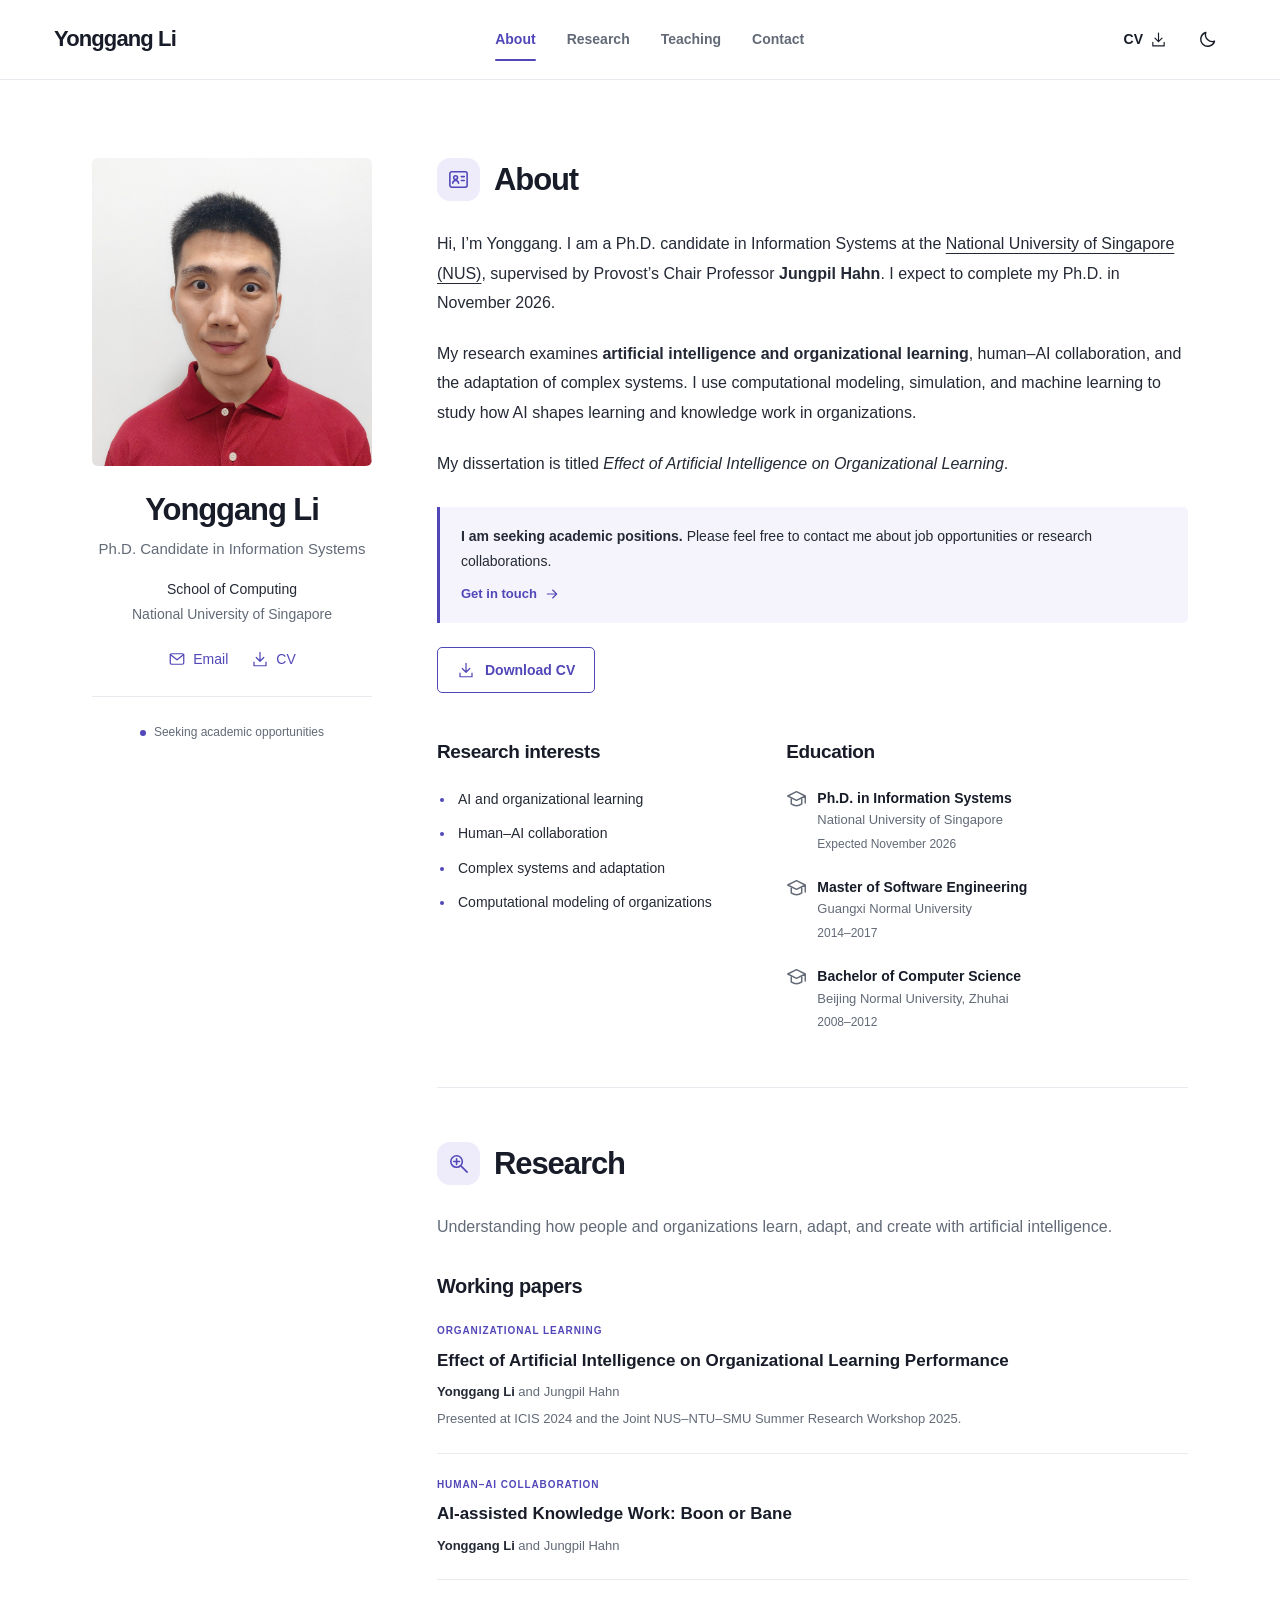
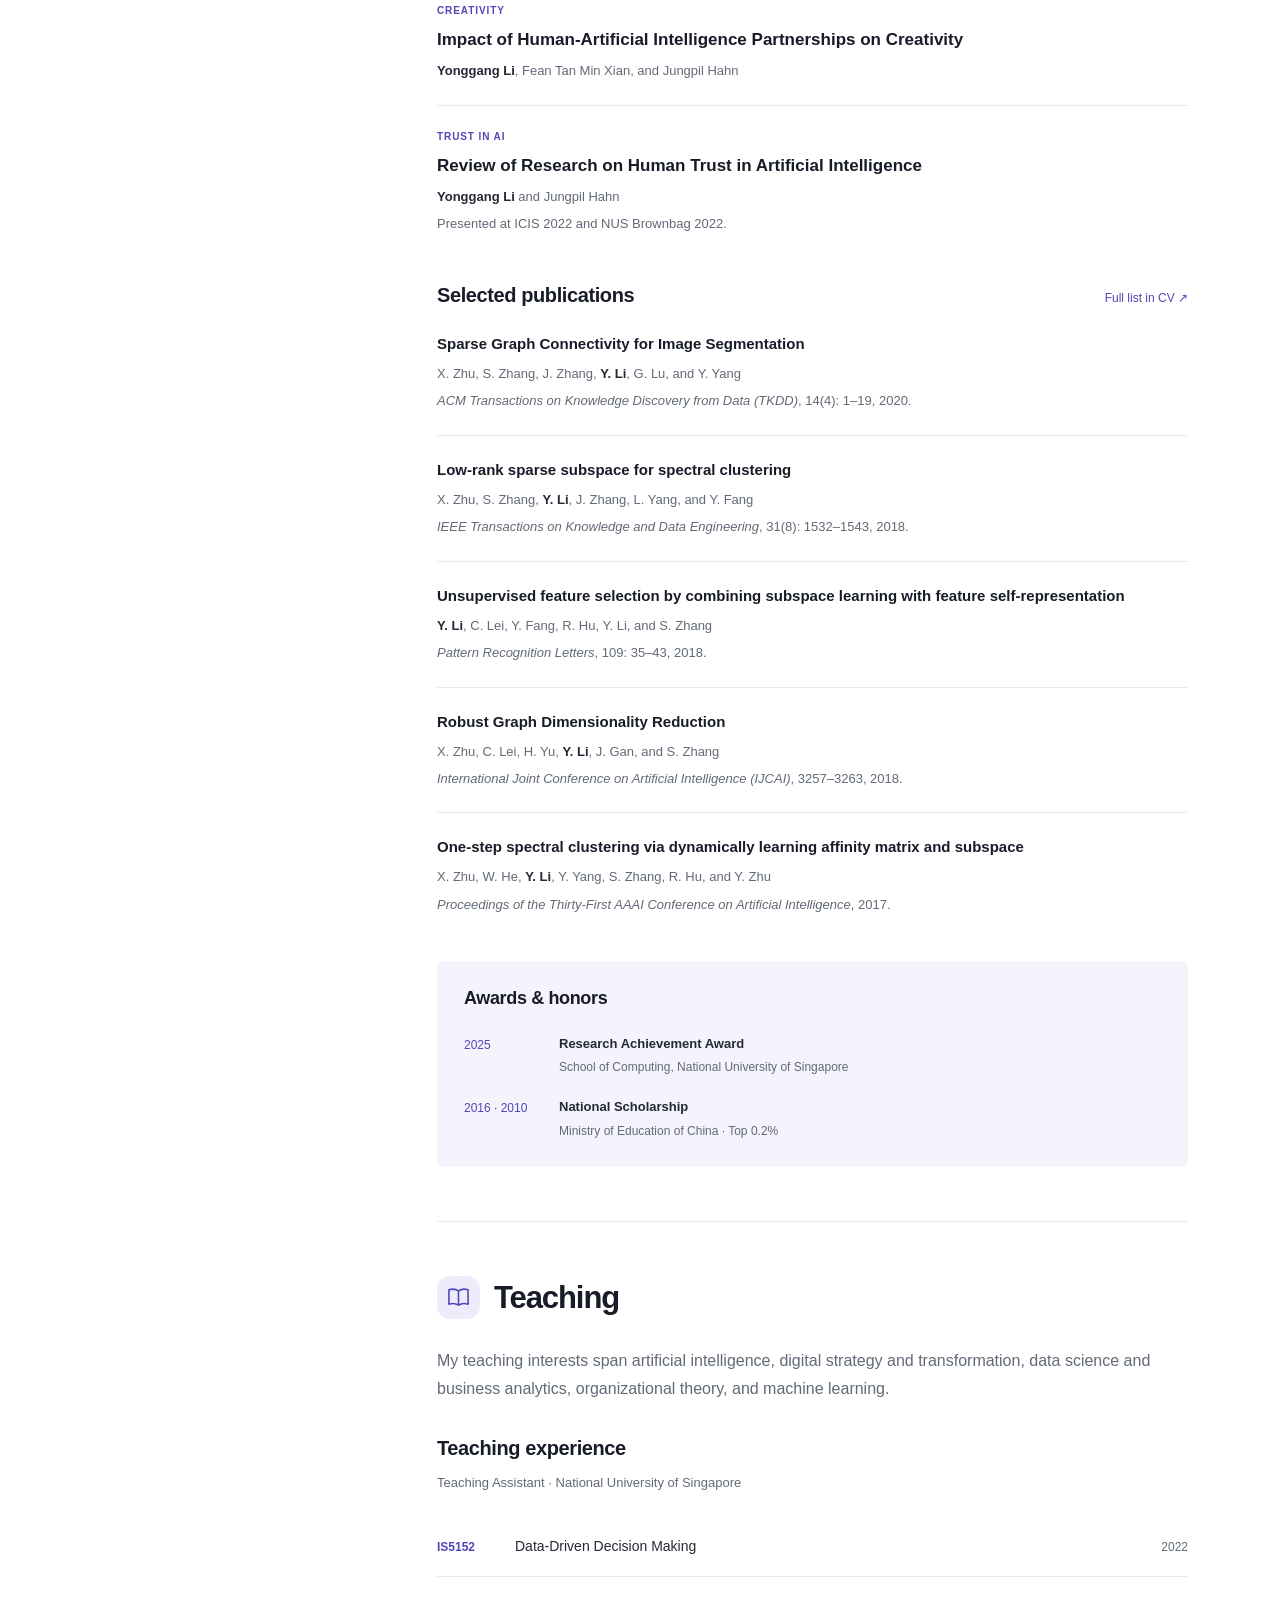
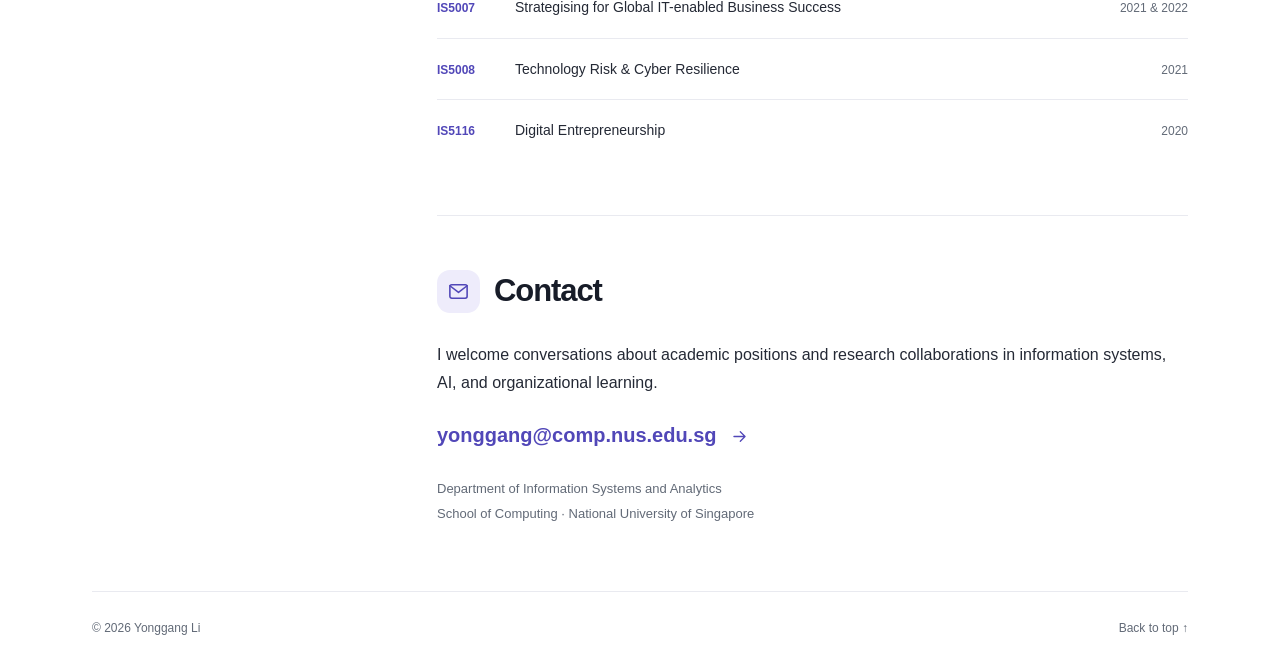
<file: index.html>
<!doctype html>
<html lang="en">
<head>
  <meta charset="utf-8">
  <meta name="viewport" content="width=device-width, initial-scale=1">
  <meta name="color-scheme" content="light dark">
  <title>Yonggang Li | Information Systems Researcher | NUS</title>
  <meta name="description" content="Yonggang Li is a Ph.D. candidate in Information Systems at the National University of Singapore. Research on artificial intelligence, organizational learning, and human–AI collaboration.">
  <meta property="og:type" content="website">
  <meta property="og:title" content="Yonggang Li | Information Systems Researcher">
  <meta property="og:description" content="Ph.D. candidate at NUS researching artificial intelligence, organizational learning, and human–AI collaboration. Seeking academic opportunities.">
  <meta name="theme-color" content="#ffffff">
  <link rel="icon" href="assets/favicon.svg" type="image/svg+xml">
  <link rel="stylesheet" href="assets/styles.css">
  <script src="assets/site.js" defer></script>
</head>
<body>
  <a class="skip-link" href="#main">Skip to content</a>
  <svg class="icon-definitions" xmlns="http://www.w3.org/2000/svg" aria-hidden="true">
    <symbol id="icon-mail" viewBox="0 0 24 24"><rect x="3" y="5" width="18" height="14" rx="2"/><path d="m3 6 9 7 9-7"/></symbol>
    <symbol id="icon-download" viewBox="0 0 24 24"><path d="M12 3v12m-5-5 5 5 5-5M4 16v5h16v-5"/></symbol>
    <symbol id="icon-person" viewBox="0 0 24 24"><rect x="3" y="4" width="18" height="16" rx="2"/><circle cx="9" cy="10" r="2"/><path d="M6 16c0-4 6-4 6 0m3-7h3m-3 4h3"/></symbol>
    <symbol id="icon-cap" viewBox="0 0 24 24"><path d="m2 8 10-5 10 5-10 5L2 8Zm4 3v6c4 3 8 3 12 0v-6m4-3v8"/></symbol>
    <symbol id="icon-book" viewBox="0 0 24 24"><path d="M12 5C9 3 5 3 2 4v15c3-1 7-1 10 1m0-15c3-2 7-2 10-1v15c-3-1-7-1-10 1V5Z"/></symbol>
    <symbol id="icon-research" viewBox="0 0 24 24"><circle cx="10" cy="10" r="6"/><path d="m15 15 6 6M7 10h6m-3-3v6"/></symbol>
    <symbol id="icon-arrow" viewBox="0 0 24 24"><path d="M5 12h14m-6-6 6 6-6 6"/></symbol>
    <symbol id="icon-moon" viewBox="0 0 24 24"><path d="M20 14A8 8 0 0 1 10 4a8 8 0 1 0 10 10Z"/></symbol>
    <symbol id="icon-sun" viewBox="0 0 24 24"><circle cx="12" cy="12" r="4"/><path d="M12 2v2m0 16v2M2 12h2m16 0h2M5 5l1.5 1.5m11 11L19 19M5 19l1.5-1.5m11-11L19 5"/></symbol>
  </svg>

  <header class="site-header">
    <div class="header-inner">
      <a class="brand" href="#about">Yonggang Li</a>
      <nav aria-label="Main navigation">
        <a href="#about" aria-current="location">About</a>
        <a href="#research">Research</a>
        <a href="#teaching">Teaching</a>
        <a href="#contact">Contact</a>
      </nav>
      <div class="header-actions">
        <a class="header-cv" href="uploads/Yonggang-Li-CV.pdf" target="_blank" rel="noopener">CV <svg class="icon" aria-hidden="true"><use href="#icon-download"/></svg></a>
        <button class="theme-toggle" type="button" aria-label="Switch to dark theme" hidden>
          <svg class="icon moon" aria-hidden="true"><use href="#icon-moon"/></svg>
          <svg class="icon sun" aria-hidden="true"><use href="#icon-sun"/></svg>
        </button>
      </div>
    </div>
  </header>

  <div class="page-layout">
    <aside class="profile" aria-label="Profile">
      <img class="portrait" src="assets/yonggang-li.jpg" width="900" height="1200" alt="Portrait of Yonggang Li" fetchpriority="high">
      <h1>Yonggang Li</h1>
      <p class="profile-role">Ph.D. Candidate in Information Systems</p>
      <p class="profile-affiliation"><a href="https://www.comp.nus.edu.sg/" target="_blank" rel="noopener">School of Computing</a><br>National University of Singapore</p>
      <div class="profile-links">
        <a href="mailto:yonggang@comp.nus.edu.sg"><svg class="icon" aria-hidden="true"><use href="#icon-mail"/></svg>Email</a>
        <a href="uploads/Yonggang-Li-CV.pdf" target="_blank" rel="noopener"><svg class="icon" aria-hidden="true"><use href="#icon-download"/></svg>CV</a>
      </div>
      <div class="profile-note"><span class="status-dot" aria-hidden="true"></span>Seeking academic opportunities</div>
    </aside>

    <main id="main" tabindex="-1">
      <section id="about" class="content-section about-section" aria-labelledby="about-heading">
        <h2 id="about-heading"><span class="heading-icon"><svg class="icon" aria-hidden="true"><use href="#icon-person"/></svg></span>About</h2>
        <div class="biography">
          <p>Hi, I’m Yonggang. I am a Ph.D. candidate in Information Systems at the <a href="https://www.nus.edu.sg/" target="_blank" rel="noopener">National University of Singapore (NUS)</a>, supervised by Provost’s Chair Professor <strong>Jungpil Hahn</strong>. I expect to complete my Ph.D. in November 2026.</p>
          <p>My research examines <strong>artificial intelligence and organizational learning</strong>, human–AI collaboration, and the adaptation of complex systems. I use computational modeling, simulation, and machine learning to study how AI shapes learning and knowledge work in organizations.</p>
          <p>My dissertation is titled <em>Effect of Artificial Intelligence on Organizational Learning</em>.</p>
        </div>
        <div class="market-note">
          <p><strong>I am seeking academic positions.</strong> Please feel free to contact me about job opportunities or research collaborations.</p>
          <a href="mailto:yonggang@comp.nus.edu.sg">Get in touch <svg class="icon" aria-hidden="true"><use href="#icon-arrow"/></svg></a>
        </div>
        <a class="button" href="uploads/Yonggang-Li-CV.pdf" download="Yonggang-Li-CV.pdf"><svg class="icon" aria-hidden="true"><use href="#icon-download"/></svg>Download CV</a>

        <div class="background-grid">
          <div>
            <h3>Research interests</h3>
            <ul class="interest-list">
              <li>AI and organizational learning</li>
              <li>Human–AI collaboration</li>
              <li>Complex systems and adaptation</li>
              <li>Computational modeling of organizations</li>
            </ul>
          </div>
          <div>
            <h3>Education</h3>
            <ul class="education-list">
              <li><svg class="icon" aria-hidden="true"><use href="#icon-cap"/></svg><div><h4>Ph.D. in Information Systems</h4><p>National University of Singapore</p><span>Expected November 2026</span></div></li>
              <li><svg class="icon" aria-hidden="true"><use href="#icon-cap"/></svg><div><h4>Master of Software Engineering</h4><p>Guangxi Normal University</p><span>2014–2017</span></div></li>
              <li><svg class="icon" aria-hidden="true"><use href="#icon-cap"/></svg><div><h4>Bachelor of Computer Science</h4><p>Beijing Normal University, Zhuhai</p><span>2008–2012</span></div></li>
            </ul>
          </div>
        </div>
      </section>

      <section id="research" class="content-section" aria-labelledby="research-heading">
        <h2 id="research-heading"><span class="heading-icon"><svg class="icon" aria-hidden="true"><use href="#icon-research"/></svg></span>Research</h2>
        <p class="section-intro">Understanding how people and organizations learn, adapt, and create with artificial intelligence.</p>
        <h3>Working papers</h3>
        <ol class="paper-list working-papers">
          <li><article><span class="paper-label">Organizational learning</span><h4>Effect of Artificial Intelligence on Organizational Learning Performance</h4><p class="authors"><strong>Yonggang Li</strong> and Jungpil Hahn</p><p class="paper-note">Presented at ICIS 2024 and the Joint NUS–NTU–SMU Summer Research Workshop 2025.</p></article></li>
          <li><article><span class="paper-label">Human–AI collaboration</span><h4>AI-assisted Knowledge Work: Boon or Bane</h4><p class="authors"><strong>Yonggang Li</strong> and Jungpil Hahn</p></article></li>
          <li><article><span class="paper-label">Creativity</span><h4>Impact of Human-Artificial Intelligence Partnerships on Creativity</h4><p class="authors"><strong>Yonggang Li</strong>, Fean Tan Min Xian, and Jungpil Hahn</p></article></li>
          <li><article><span class="paper-label">Trust in AI</span><h4>Review of Research on Human Trust in Artificial Intelligence</h4><p class="authors"><strong>Yonggang Li</strong> and Jungpil Hahn</p><p class="paper-note">Presented at ICIS 2022 and NUS Brownbag 2022.</p></article></li>
        </ol>

        <div class="subheading-row"><h3>Selected publications</h3><a class="text-link" href="uploads/Yonggang-Li-CV.pdf" target="_blank" rel="noopener">Full list in CV <span aria-hidden="true">↗</span></a></div>
        <ol class="paper-list publications">
          <li><article><h4>Sparse Graph Connectivity for Image Segmentation</h4><p class="authors">X. Zhu, S. Zhang, J. Zhang, <strong>Y. Li</strong>, G. Lu, and Y. Yang</p><p class="venue"><em>ACM Transactions on Knowledge Discovery from Data (TKDD)</em>, 14(4): 1–19, 2020.</p></article></li>
          <li><article><h4>Low-rank sparse subspace for spectral clustering</h4><p class="authors">X. Zhu, S. Zhang, <strong>Y. Li</strong>, J. Zhang, L. Yang, and Y. Fang</p><p class="venue"><em>IEEE Transactions on Knowledge and Data Engineering</em>, 31(8): 1532–1543, 2018.</p></article></li>
          <li><article><h4>Unsupervised feature selection by combining subspace learning with feature self-representation</h4><p class="authors"><strong>Y. Li</strong>, C. Lei, Y. Fang, R. Hu, Y. Li, and S. Zhang</p><p class="venue"><em>Pattern Recognition Letters</em>, 109: 35–43, 2018.</p></article></li>
          <li><article><h4>Robust Graph Dimensionality Reduction</h4><p class="authors">X. Zhu, C. Lei, H. Yu, <strong>Y. Li</strong>, J. Gan, and S. Zhang</p><p class="venue"><em>International Joint Conference on Artificial Intelligence (IJCAI)</em>, 3257–3263, 2018.</p></article></li>
          <li><article><h4>One-step spectral clustering via dynamically learning affinity matrix and subspace</h4><p class="authors">X. Zhu, W. He, <strong>Y. Li</strong>, Y. Yang, S. Zhang, R. Hu, and Y. Zhu</p><p class="venue"><em>Proceedings of the Thirty-First AAAI Conference on Artificial Intelligence</em>, 2017.</p></article></li>
        </ol>
        <div class="honors">
          <h3>Awards &amp; honors</h3>
          <ul class="award-list">
            <li><span>2025</span><div><strong>Research Achievement Award</strong><p>School of Computing, National University of Singapore</p></div></li>
            <li><span>2016 · 2010</span><div><strong>National Scholarship</strong><p>Ministry of Education of China · Top 0.2%</p></div></li>
          </ul>
        </div>
      </section>

      <section id="teaching" class="content-section" aria-labelledby="teaching-heading">
        <h2 id="teaching-heading"><span class="heading-icon"><svg class="icon" aria-hidden="true"><use href="#icon-book"/></svg></span>Teaching</h2>
        <p class="section-intro">My teaching interests span artificial intelligence, digital strategy and transformation, data science and business analytics, organizational theory, and machine learning.</p>
        <h3>Teaching experience</h3>
        <p class="teaching-role">Teaching Assistant · National University of Singapore</p>
        <ul class="course-list">
          <li><span class="course-code">IS5152</span><span>Data-Driven Decision Making</span><span class="course-year">2022</span></li>
          <li><span class="course-code">IS5007</span><span>Strategising for Global IT-enabled Business Success</span><span class="course-year">2021 &amp; 2022</span></li>
          <li><span class="course-code">IS5008</span><span>Technology Risk &amp; Cyber Resilience</span><span class="course-year">2021</span></li>
          <li><span class="course-code">IS5116</span><span>Digital Entrepreneurship</span><span class="course-year">2020</span></li>
        </ul>
      </section>

      <section id="contact" class="content-section contact-section" aria-labelledby="contact-heading">
        <h2 id="contact-heading"><span class="heading-icon"><svg class="icon" aria-hidden="true"><use href="#icon-mail"/></svg></span>Contact</h2>
        <p>I welcome conversations about academic positions and research collaborations in information systems, AI, and organizational learning.</p>
        <a class="contact-email" href="mailto:yonggang@comp.nus.edu.sg">yonggang@comp.nus.edu.sg <svg class="icon" aria-hidden="true"><use href="#icon-arrow"/></svg></a>
        <p class="contact-affiliation">Department of Information Systems and Analytics<br>School of Computing · National University of Singapore</p>
      </section>
    </main>
  </div>
  <footer class="site-footer"><p>© <span id="copyright-year">2026</span> Yonggang Li</p><a href="#about">Back to top <span aria-hidden="true">↑</span></a></footer>
</body>
</html>
</file>
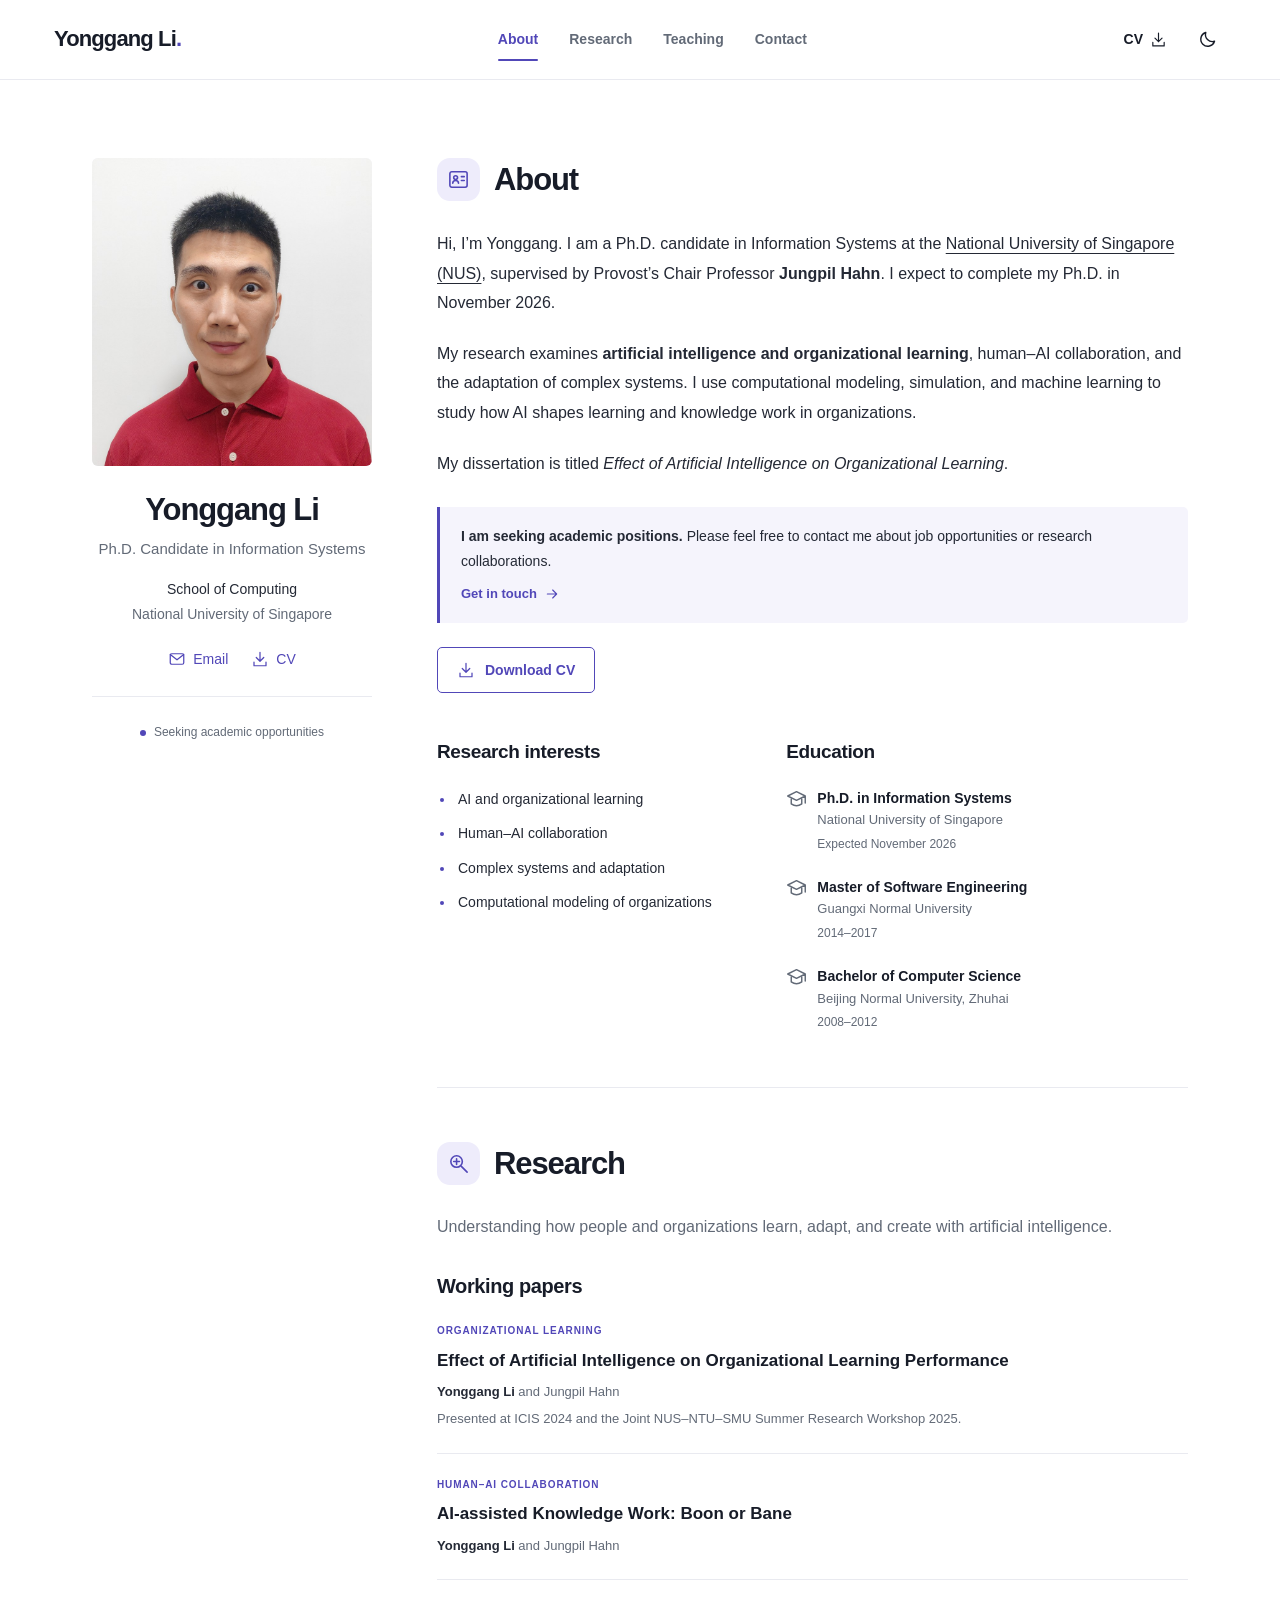
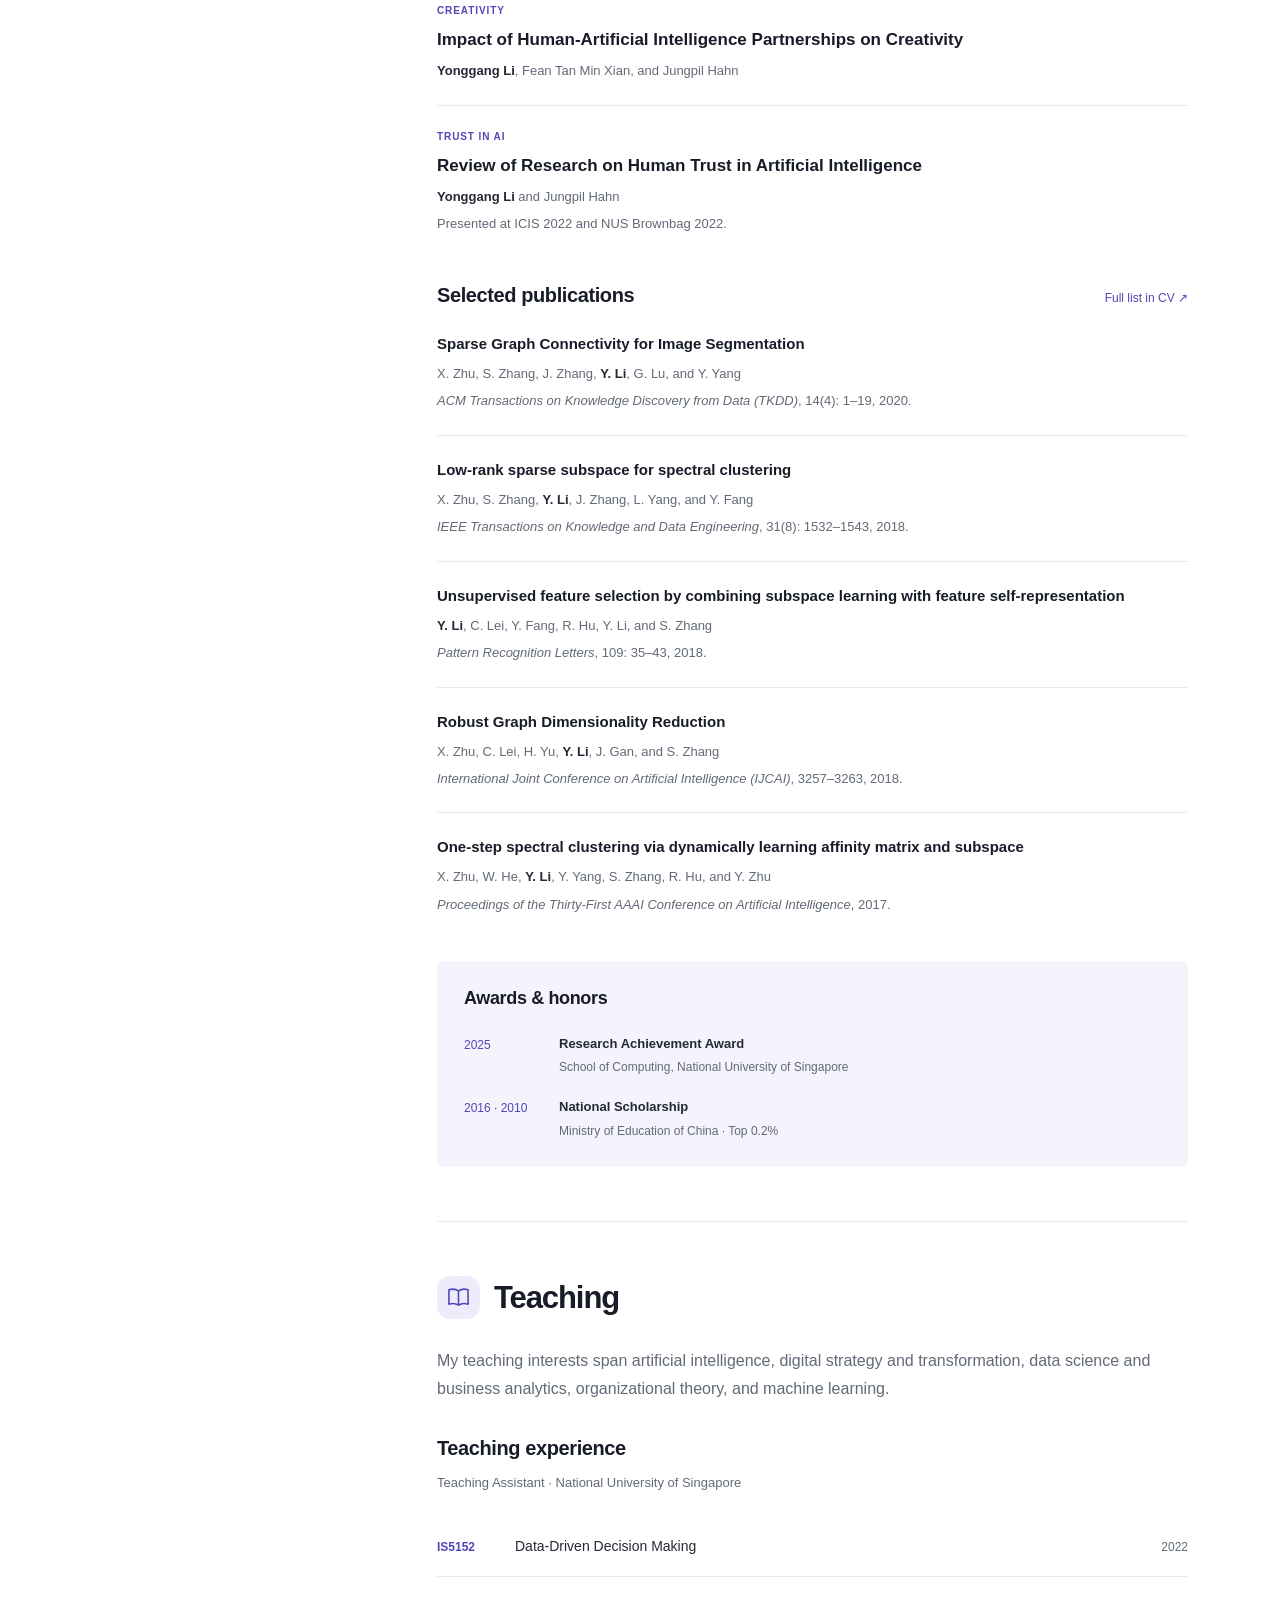
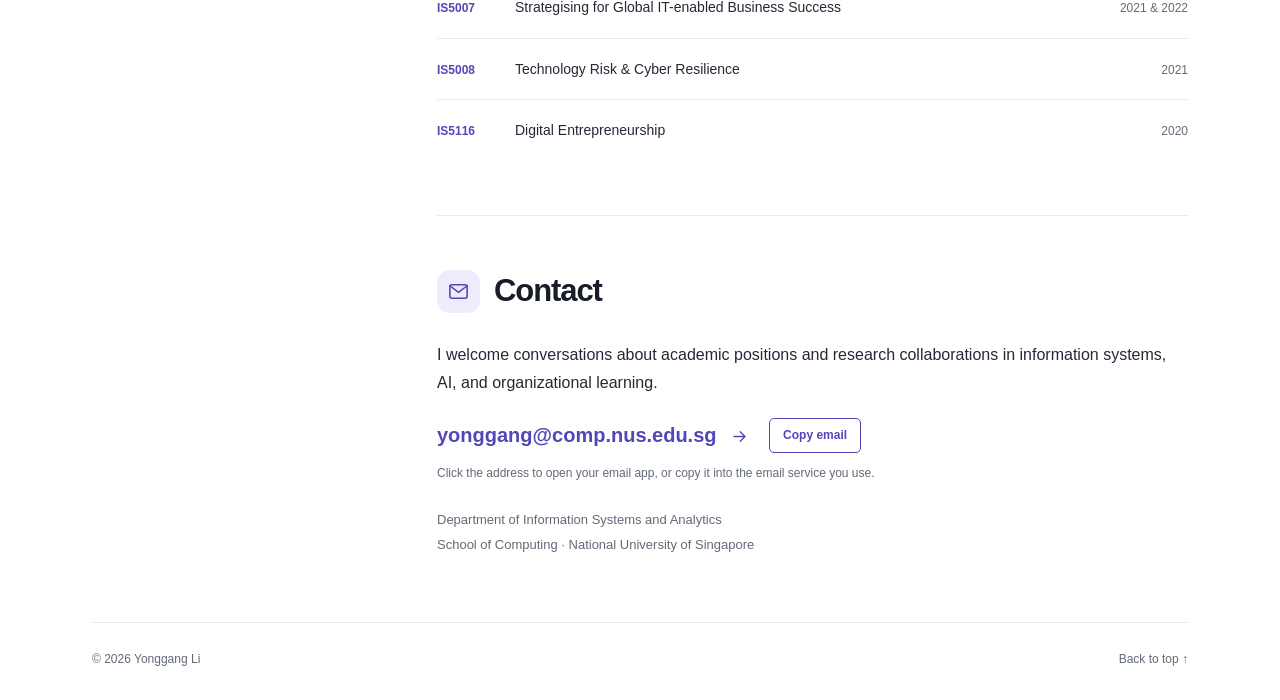
<file: assets/index.html>
<!doctype html>
<html lang="en">
<head>
  <meta charset="utf-8">
  <meta name="viewport" content="width=device-width, initial-scale=1">
  <meta name="color-scheme" content="light dark">
  <title>Yonggang Li | Information Systems Researcher | NUS</title>
  <meta name="description" content="Yonggang Li is a Ph.D. candidate in Information Systems at the National University of Singapore. Research on artificial intelligence, organizational learning, and human–AI collaboration.">
  <meta property="og:type" content="website">
  <meta property="og:title" content="Yonggang Li | Information Systems Researcher">
  <meta property="og:description" content="Ph.D. candidate at NUS researching artificial intelligence, organizational learning, and human–AI collaboration. Seeking academic opportunities.">
  <meta name="theme-color" content="#ffffff">
  <link rel="icon" href="assets/favicon.svg" type="image/svg+xml">
  <link rel="stylesheet" href="assets/styles.css">
  <script src="assets/site.js" defer></script>
</head>
<body>
  <a class="skip-link" href="#main">Skip to content</a>
  <svg class="icon-definitions" xmlns="http://www.w3.org/2000/svg" aria-hidden="true">
    <symbol id="icon-mail" viewBox="0 0 24 24"><rect x="3" y="5" width="18" height="14" rx="2"/><path d="m3 6 9 7 9-7"/></symbol>
    <symbol id="icon-download" viewBox="0 0 24 24"><path d="M12 3v12m-5-5 5 5 5-5M4 16v5h16v-5"/></symbol>
    <symbol id="icon-person" viewBox="0 0 24 24"><rect x="3" y="4" width="18" height="16" rx="2"/><circle cx="9" cy="10" r="2"/><path d="M6 16c0-4 6-4 6 0m3-7h3m-3 4h3"/></symbol>
    <symbol id="icon-cap" viewBox="0 0 24 24"><path d="m2 8 10-5 10 5-10 5L2 8Zm4 3v6c4 3 8 3 12 0v-6m4-3v8"/></symbol>
    <symbol id="icon-book" viewBox="0 0 24 24"><path d="M12 5C9 3 5 3 2 4v15c3-1 7-1 10 1m0-15c3-2 7-2 10-1v15c-3-1-7-1-10 1V5Z"/></symbol>
    <symbol id="icon-research" viewBox="0 0 24 24"><circle cx="10" cy="10" r="6"/><path d="m15 15 6 6M7 10h6m-3-3v6"/></symbol>
    <symbol id="icon-arrow" viewBox="0 0 24 24"><path d="M5 12h14m-6-6 6 6-6 6"/></symbol>
    <symbol id="icon-moon" viewBox="0 0 24 24"><path d="M20 14A8 8 0 0 1 10 4a8 8 0 1 0 10 10Z"/></symbol>
    <symbol id="icon-sun" viewBox="0 0 24 24"><circle cx="12" cy="12" r="4"/><path d="M12 2v2m0 16v2M2 12h2m16 0h2M5 5l1.5 1.5m11 11L19 19M5 19l1.5-1.5m11-11L19 5"/></symbol>
  </svg>

  <header class="site-header">
    <div class="header-inner">
      <a class="brand" href="#about">Yonggang Li<span class="brand-dot">.</span></a>
      <nav aria-label="Main navigation">
        <a href="#about" aria-current="location">About</a>
        <a href="#research">Research</a>
        <a href="#teaching">Teaching</a>
        <a href="#contact">Contact</a>
      </nav>
      <div class="header-actions">
        <a class="header-cv" href="uploads/Yonggang-Li-CV.pdf" target="_blank" rel="noopener">CV <svg class="icon" aria-hidden="true"><use href="#icon-download"/></svg></a>
        <button class="theme-toggle" type="button" aria-label="Switch to dark theme" hidden>
          <svg class="icon moon" aria-hidden="true"><use href="#icon-moon"/></svg>
          <svg class="icon sun" aria-hidden="true"><use href="#icon-sun"/></svg>
        </button>
      </div>
    </div>
  </header>

  <div class="page-layout">
    <aside class="profile" aria-label="Profile">
      <img class="portrait" src="assets/yonggang-li.jpg" width="900" height="1200" alt="Portrait of Yonggang Li" fetchpriority="high">
      <h1>Yonggang Li</h1>
      <p class="profile-role">Ph.D. Candidate in Information Systems</p>
      <p class="profile-affiliation"><a href="https://www.comp.nus.edu.sg/" target="_blank" rel="noopener">School of Computing</a><br>National University of Singapore</p>
      <div class="profile-links">
        <a href="mailto:yonggang@comp.nus.edu.sg"><svg class="icon" aria-hidden="true"><use href="#icon-mail"/></svg>Email</a>
        <a href="uploads/Yonggang-Li-CV.pdf" target="_blank" rel="noopener"><svg class="icon" aria-hidden="true"><use href="#icon-download"/></svg>CV</a>
      </div>
      <div class="profile-note"><span class="status-dot" aria-hidden="true"></span>Seeking academic opportunities</div>
    </aside>

    <main id="main" tabindex="-1">
      <section id="about" class="content-section about-section" aria-labelledby="about-heading">
        <h2 id="about-heading"><span class="heading-icon"><svg class="icon" aria-hidden="true"><use href="#icon-person"/></svg></span>About</h2>
        <div class="biography">
          <p>Hi, I’m Yonggang. I am a Ph.D. candidate in Information Systems at the <a href="https://www.nus.edu.sg/" target="_blank" rel="noopener">National University of Singapore (NUS)</a>, supervised by Provost’s Chair Professor <strong>Jungpil Hahn</strong>. I expect to complete my Ph.D. in November 2026.</p>
          <p>My research examines <strong>artificial intelligence and organizational learning</strong>, human–AI collaboration, and the adaptation of complex systems. I use computational modeling, simulation, and machine learning to study how AI shapes learning and knowledge work in organizations.</p>
          <p>My dissertation is titled <em>Effect of Artificial Intelligence on Organizational Learning</em>.</p>
        </div>
        <div class="market-note">
          <p><strong>I am seeking academic positions.</strong> Please feel free to contact me about job opportunities or research collaborations.</p>
          <a href="#contact">Get in touch <svg class="icon" aria-hidden="true"><use href="#icon-arrow"/></svg></a>
        </div>
        <a class="button" href="uploads/Yonggang-Li-CV.pdf" download="Yonggang-Li-CV.pdf"><svg class="icon" aria-hidden="true"><use href="#icon-download"/></svg>Download CV</a>

        <div class="background-grid">
          <div>
            <h3>Research interests</h3>
            <ul class="interest-list">
              <li>AI and organizational learning</li>
              <li>Human–AI collaboration</li>
              <li>Complex systems and adaptation</li>
              <li>Computational modeling of organizations</li>
            </ul>
          </div>
          <div>
            <h3>Education</h3>
            <ul class="education-list">
              <li><svg class="icon" aria-hidden="true"><use href="#icon-cap"/></svg><div><h4>Ph.D. in Information Systems</h4><p>National University of Singapore</p><span>Expected November 2026</span></div></li>
              <li><svg class="icon" aria-hidden="true"><use href="#icon-cap"/></svg><div><h4>Master of Software Engineering</h4><p>Guangxi Normal University</p><span>2014–2017</span></div></li>
              <li><svg class="icon" aria-hidden="true"><use href="#icon-cap"/></svg><div><h4>Bachelor of Computer Science</h4><p>Beijing Normal University, Zhuhai</p><span>2008–2012</span></div></li>
            </ul>
          </div>
        </div>
      </section>

      <section id="research" class="content-section" aria-labelledby="research-heading">
        <h2 id="research-heading"><span class="heading-icon"><svg class="icon" aria-hidden="true"><use href="#icon-research"/></svg></span>Research</h2>
        <p class="section-intro">Understanding how people and organizations learn, adapt, and create with artificial intelligence.</p>
        <h3>Working papers</h3>
        <ol class="paper-list working-papers">
          <li><article><span class="paper-label">Organizational learning</span><h4>Effect of Artificial Intelligence on Organizational Learning Performance</h4><p class="authors"><strong>Yonggang Li</strong> and Jungpil Hahn</p><p class="paper-note">Presented at ICIS 2024 and the Joint NUS–NTU–SMU Summer Research Workshop 2025.</p></article></li>
          <li><article><span class="paper-label">Human–AI collaboration</span><h4>AI-assisted Knowledge Work: Boon or Bane</h4><p class="authors"><strong>Yonggang Li</strong> and Jungpil Hahn</p></article></li>
          <li><article><span class="paper-label">Creativity</span><h4>Impact of Human-Artificial Intelligence Partnerships on Creativity</h4><p class="authors"><strong>Yonggang Li</strong>, Fean Tan Min Xian, and Jungpil Hahn</p></article></li>
          <li><article><span class="paper-label">Trust in AI</span><h4>Review of Research on Human Trust in Artificial Intelligence</h4><p class="authors"><strong>Yonggang Li</strong> and Jungpil Hahn</p><p class="paper-note">Presented at ICIS 2022 and NUS Brownbag 2022.</p></article></li>
        </ol>

        <div class="subheading-row"><h3>Selected publications</h3><a class="text-link" href="uploads/Yonggang-Li-CV.pdf" target="_blank" rel="noopener">Full list in CV <span aria-hidden="true">↗</span></a></div>
        <ol class="paper-list publications">
          <li><article><h4>Sparse Graph Connectivity for Image Segmentation</h4><p class="authors">X. Zhu, S. Zhang, J. Zhang, <strong>Y. Li</strong>, G. Lu, and Y. Yang</p><p class="venue"><em>ACM Transactions on Knowledge Discovery from Data (TKDD)</em>, 14(4): 1–19, 2020.</p></article></li>
          <li><article><h4>Low-rank sparse subspace for spectral clustering</h4><p class="authors">X. Zhu, S. Zhang, <strong>Y. Li</strong>, J. Zhang, L. Yang, and Y. Fang</p><p class="venue"><em>IEEE Transactions on Knowledge and Data Engineering</em>, 31(8): 1532–1543, 2018.</p></article></li>
          <li><article><h4>Unsupervised feature selection by combining subspace learning with feature self-representation</h4><p class="authors"><strong>Y. Li</strong>, C. Lei, Y. Fang, R. Hu, Y. Li, and S. Zhang</p><p class="venue"><em>Pattern Recognition Letters</em>, 109: 35–43, 2018.</p></article></li>
          <li><article><h4>Robust Graph Dimensionality Reduction</h4><p class="authors">X. Zhu, C. Lei, H. Yu, <strong>Y. Li</strong>, J. Gan, and S. Zhang</p><p class="venue"><em>International Joint Conference on Artificial Intelligence (IJCAI)</em>, 3257–3263, 2018.</p></article></li>
          <li><article><h4>One-step spectral clustering via dynamically learning affinity matrix and subspace</h4><p class="authors">X. Zhu, W. He, <strong>Y. Li</strong>, Y. Yang, S. Zhang, R. Hu, and Y. Zhu</p><p class="venue"><em>Proceedings of the Thirty-First AAAI Conference on Artificial Intelligence</em>, 2017.</p></article></li>
        </ol>
        <div class="honors">
          <h3>Awards &amp; honors</h3>
          <ul class="award-list">
            <li><span>2025</span><div><strong>Research Achievement Award</strong><p>School of Computing, National University of Singapore</p></div></li>
            <li><span>2016 · 2010</span><div><strong>National Scholarship</strong><p>Ministry of Education of China · Top 0.2%</p></div></li>
          </ul>
        </div>
      </section>

      <section id="teaching" class="content-section" aria-labelledby="teaching-heading">
        <h2 id="teaching-heading"><span class="heading-icon"><svg class="icon" aria-hidden="true"><use href="#icon-book"/></svg></span>Teaching</h2>
        <p class="section-intro">My teaching interests span artificial intelligence, digital strategy and transformation, data science and business analytics, organizational theory, and machine learning.</p>
        <h3>Teaching experience</h3>
        <p class="teaching-role">Teaching Assistant · National University of Singapore</p>
        <ul class="course-list">
          <li><span class="course-code">IS5152</span><span>Data-Driven Decision Making</span><span class="course-year">2022</span></li>
          <li><span class="course-code">IS5007</span><span>Strategising for Global IT-enabled Business Success</span><span class="course-year">2021 &amp; 2022</span></li>
          <li><span class="course-code">IS5008</span><span>Technology Risk &amp; Cyber Resilience</span><span class="course-year">2021</span></li>
          <li><span class="course-code">IS5116</span><span>Digital Entrepreneurship</span><span class="course-year">2020</span></li>
        </ul>
      </section>

      <section id="contact" class="content-section contact-section" aria-labelledby="contact-heading">
        <h2 id="contact-heading"><span class="heading-icon"><svg class="icon" aria-hidden="true"><use href="#icon-mail"/></svg></span>Contact</h2>
        <p>I welcome conversations about academic positions and research collaborations in information systems, AI, and organizational learning.</p>
        <div class="contact-actions">
          <a class="contact-email" href="mailto:yonggang@comp.nus.edu.sg">yonggang@comp.nus.edu.sg <svg class="icon" aria-hidden="true"><use href="#icon-arrow"/></svg></a>
          <button class="button copy-email" type="button" hidden>Copy email</button>
        </div>
        <p class="copy-status" role="status" aria-live="polite"></p>
        <p class="contact-help">Click the address to open your email app, or copy it into the email service you use.</p>
        <p class="contact-affiliation">Department of Information Systems and Analytics<br>School of Computing · National University of Singapore</p>
      </section>
    </main>
  </div>
  <footer class="site-footer"><p>© <span id="copyright-year">2026</span> Yonggang Li</p><a href="#about">Back to top <span aria-hidden="true">↑</span></a></footer>
</body>
</html>
</file>
<file: assets/styles.css>
:root {
  color-scheme: light;
  --bg: #fff;
  --text: #242935;
  --muted: #626a77;
  --heading: #171c28;
  --accent: #5147b8;
  --accent-hover: #3b318f;
  --tint: #f5f4fc;
  --icon-bg: #eeecfb;
  --border: #e9eaf0;
  --header: rgba(255, 255, 255, .96);
}
:root[data-theme="dark"] {
  color-scheme: dark;
  --bg: #161923;
  --text: #dce0ea;
  --muted: #a6afc2;
  --heading: #f4f5fa;
  --accent: #b9b0ff;
  --accent-hover: #d7d1ff;
  --tint: #202333;
  --icon-bg: #2b2946;
  --border: #303544;
  --header: rgba(22, 25, 35, .96);
}
* { box-sizing: border-box; }
html { scroll-behavior: smooth; scroll-padding-top: 110px; }
body { margin: 0; background: var(--bg); color: var(--text); font-family: -apple-system, BlinkMacSystemFont, "Segoe UI", Roboto, Helvetica, Arial, sans-serif; font-size: 16px; line-height: 1.75; -webkit-font-smoothing: antialiased; }
a { color: var(--accent); text-underline-offset: 4px; text-decoration-thickness: 1px; }
a:hover { color: var(--accent-hover); }
a, button { -webkit-tap-highlight-color: transparent; }
button { font: inherit; }
a:focus-visible, button:focus-visible { outline: 3px solid var(--accent); outline-offset: 5px; border-radius: 3px; }
main:focus { outline: none; }
h1, h2, h3, h4 { color: var(--heading); line-height: 1.35; }
h1, h2 { letter-spacing: -.035em; }
h2 { display: flex; align-items: center; gap: 14px; margin: 0 0 28px; font-size: 31px; font-weight: 700; }
h3 { margin: 0 0 22px; font-size: 20px; font-weight: 650; letter-spacing: -.02em; }
h4 { margin: 0; font-size: 17px; font-weight: 650; }
p { margin: 0 0 21px; }
strong { font-weight: 650; }
.icon-definitions { position: absolute; width: 0; height: 0; overflow: hidden; }
.icon { display: inline-block; width: 21px; height: 21px; flex: 0 0 auto; fill: none; stroke: currentColor; stroke-width: 1.65; stroke-linecap: round; stroke-linejoin: round; vertical-align: middle; }
.skip-link { position: fixed; top: -80px; left: 16px; z-index: 100; padding: 9px 16px; background: var(--bg); }
.skip-link:focus { top: 10px; }
.site-header { position: sticky; top: 0; z-index: 10; border-bottom: 1px solid var(--border); background: var(--header); backdrop-filter: blur(14px); }
.header-inner { max-width: 1256px; min-height: 79px; margin: auto; padding: 0 42px; display: flex; align-items: center; justify-content: space-between; gap: 32px; }
.brand { color: var(--heading); text-decoration: none; font-size: 22px; font-weight: 700; letter-spacing: -.04em; white-space: nowrap; }
.brand-dot { color: var(--accent); }
nav { display: flex; align-items: center; gap: 31px; }
nav a { padding: 25px 0; position: relative; color: var(--muted); text-decoration: none; font-size: 14px; font-weight: 550; }
nav a[aria-current="location"] { color: var(--accent); }
nav a[aria-current="location"]::after { position: absolute; bottom: 16px; left: 0; right: 0; height: 2px; border-radius: 2px; background: var(--accent); content: ""; }
.header-actions { display: flex; align-items: center; gap: 22px; }
.header-cv { display: flex; align-items: center; gap: 7px; text-decoration: none; color: var(--heading); font-size: 14px; font-weight: 600; }
.header-cv .icon { width: 17px; height: 17px; }
.theme-toggle { padding: 8px; border: 0; background: transparent; color: var(--heading); cursor: pointer; border-radius: 50%; line-height: 1; }
.theme-toggle:hover { background: var(--tint); }
.theme-toggle[hidden], .sun { display: none; }
[data-theme="dark"] .moon { display: none; }
[data-theme="dark"] .sun { display: inline-block; }
.page-layout { max-width: 1176px; margin: 0 auto; padding: 78px 40px 0; display: grid; grid-template-columns: 280px minmax(0, 1fr); gap: 65px; align-items: start; }
.profile { position: sticky; top: 124px; text-align: center; }
.portrait { display: block; width: 100%; height: auto; aspect-ratio: 1 / 1.1; object-fit: cover; object-position: 50% 33%; border-radius: 6px; background: var(--tint); }
.profile h1 { font-size: 31px; margin: 23px 0 6px; }
.profile-role { font-size: 15px; line-height: 1.65; color: var(--muted); margin-bottom: 15px; }
.profile-affiliation { font-size: 14px; line-height: 1.8; color: var(--muted); margin-bottom: 20px; }
.profile-affiliation a { text-decoration: none; color: var(--text); }
.profile-links { display: flex; justify-content: center; gap: 23px; }
.profile-links a { display: flex; align-items: center; gap: 7px; font-size: 14px; text-decoration: none; }
.profile-links .icon { width: 18px; height: 18px; }
.profile-note { display: flex; align-items: center; justify-content: center; gap: 8px; padding-top: 25px; margin-top: 25px; border-top: 1px solid var(--border); font-size: 12px; color: var(--muted); }
.status-dot { width: 6px; height: 6px; border-radius: 50%; background: var(--accent); flex: 0 0 auto; }
.content-section { padding: 54px 0; border-top: 1px solid var(--border); scroll-margin-top: 0; }
.about-section { padding-top: 0; border-top: 0; }
.heading-icon { background: var(--icon-bg); color: var(--accent); display: inline-flex; align-items: center; justify-content: center; width: 43px; height: 43px; border-radius: 13px; }
.heading-icon .icon { width: 23px; height: 23px; }
.biography { font-size: 16px; line-height: 1.85; }
.biography a { color: var(--text); }
.market-note { margin: 29px 0 24px; padding: 17px 21px; background: var(--tint); border-left: 3px solid var(--accent); border-radius: 0 5px 5px 0; font-size: 14px; line-height: 1.8; }
.market-note p { margin-bottom: 6px; }
.market-note a { text-decoration: none; font-weight: 600; font-size: 13px; }
.market-note .icon { width: 16px; height: 16px; margin-left: 4px; }
.button { display: inline-flex; align-items: center; justify-content: center; gap: 10px; padding: 10px 19px; border: 1px solid var(--accent); border-radius: 5px; color: var(--accent); text-decoration: none; font-size: 14px; font-weight: 600; }
.button:hover { background: var(--tint); }
.button .icon { width: 18px; height: 18px; }
.background-grid { display: grid; grid-template-columns: .92fr 1.15fr; gap: 28px; margin-top: 46px; }
.background-grid h3 { font-size: 19px; margin-bottom: 22px; }
.interest-list { padding-left: 18px; margin: 0; font-size: 14px; line-height: 1.75; }
.interest-list li { padding-left: 3px; margin-bottom: 10px; }
.interest-list li::marker { color: var(--accent); }
.education-list { list-style: none; margin: 0; padding: 0; }
.education-list li { display: flex; gap: 10px; margin-bottom: 21px; }
.education-list li:last-child { margin-bottom: 0; }
.education-list .icon { width: 21px; height: 21px; margin-top: 2px; color: var(--muted); }
.education-list h4 { font-size: 14px; font-weight: 600; line-height: 1.6; }
.education-list p { color: var(--muted); margin: 1px 0 0; font-size: 13px; line-height: 1.6; }
.education-list span { display: block; color: var(--muted); font-size: 12px; margin-top: 3px; }
.section-intro { color: var(--muted); margin-bottom: 32px; }
.paper-list { list-style: none; padding: 0; margin: 0; }
.paper-list li { border-bottom: 1px solid var(--border); padding: 22px 0; }
.paper-list li:first-child { padding-top: 0; }
.paper-list li:last-child { border-bottom: 0; padding-bottom: 0; }
.paper-list h4 { line-height: 1.6; margin-bottom: 7px; }
.paper-label { display: block; color: var(--accent); font-size: 10px; font-weight: 650; text-transform: uppercase; letter-spacing: .09em; margin-bottom: 7px; }
.authors { font-size: 13px; color: var(--muted); line-height: 1.7; margin: 0; }
.authors strong { color: var(--text); font-weight: 600; }
.paper-note, .venue { font-size: 13px; line-height: 1.75; margin: 5px 0 0; color: var(--muted); }
.subheading-row { display: flex; align-items: baseline; justify-content: space-between; gap: 16px; margin: 46px 0 23px; }
.subheading-row h3 { margin: 0; }
.text-link { font-size: 12px; text-decoration: none; white-space: nowrap; }
.publications h4 { font-size: 15px; font-weight: 600; }
.honors { margin-top: 45px; padding: 25px 27px; background: var(--tint); border-radius: 6px; }
.honors h3 { font-size: 18px; }
.award-list { list-style: none; margin: 0; padding: 0; }
.award-list li { display: grid; grid-template-columns: 80px 1fr; gap: 15px; font-size: 13px; margin-bottom: 18px; }
.award-list li:last-child { margin-bottom: 0; }
.award-list li > span { color: var(--accent); font-size: 12px; padding-top: 2px; }
.award-list p { color: var(--muted); font-size: 12px; margin: 2px 0 0; }
.teaching-role { font-size: 13px; color: var(--muted); margin-top: -12px; }
.course-list { list-style: none; padding: 0; margin: 0; }
.course-list li { display: grid; grid-template-columns: 65px 1fr 84px; gap: 13px; padding: 18px 0; border-bottom: 1px solid var(--border); font-size: 14px; line-height: 1.75; align-items: baseline; }
.course-list li:last-child { border-bottom: 0; }
.course-code { color: var(--accent); font-size: 12px; font-weight: 650; }
.course-year { color: var(--muted); font-size: 12px; text-align: right; }
.contact-section { padding-bottom: 65px; }
.contact-email { font-size: clamp(14px, 2vw, 20px); text-decoration: none; font-weight: 600; overflow-wrap: anywhere; }
.contact-email .icon { margin-left: 8px; width: 19px; }
.contact-affiliation { font-size: 13px; line-height: 1.9; color: var(--muted); margin: 24px 0 0; }
.site-footer { display: flex; justify-content: space-between; max-width: 1096px; margin: 0 auto; padding: 26px 0 30px; border-top: 1px solid var(--border); font-size: 12px; color: var(--muted); }
.site-footer p { margin: 0; }
.site-footer a { text-decoration: none; color: var(--muted); }
@media (min-width: 1450px) { .page-layout { padding-top: 100px; } }
@media (max-width: 1000px) {
  .header-inner { padding: 0 28px; }
  .page-layout { padding: 56px 28px 0; gap: 38px; grid-template-columns: 235px minmax(0, 1fr); }
  .background-grid { grid-template-columns: 1fr; gap: 26px; }
  .profile h1 { font-size: 28px; }
  .profile-note { font-size: 11px; }
  .site-footer { margin: 0 28px; }
}
@media (max-width: 700px) {
  html { scroll-padding-top: 130px; }
  .header-inner { display: grid; grid-template-columns: 1fr auto; gap: 0 20px; min-height: 102px; padding: 9px 22px 0; }
  .brand { font-size: 21px; }
  nav { grid-row: 2; grid-column: 1 / -1; gap: 28px; justify-content: center; }
  nav a { padding: 9px 0 12px; font-size: 13px; }
  nav a[aria-current="location"]::after { bottom: 5px; }
  .header-actions { grid-row: 1; grid-column: 2; gap: 15px; }
  .page-layout { display: block; padding: 35px 23px 0; max-width: 560px; }
  .profile { position: static; margin: 0 auto 43px; max-width: 320px; }
  .portrait { width: 190px; height: 209px; margin: auto; }
  .profile h1 { font-size: 29px; margin-top: 18px; }
  .profile-role { margin-bottom: 9px; }
  .profile-affiliation { font-size: 13px; margin-bottom: 14px; }
  .profile-note { padding-top: 18px; margin-top: 18px; font-size: 12px; }
  h2 { font-size: 27px; margin-bottom: 24px; }
  .heading-icon { width: 38px; height: 38px; border-radius: 11px; }
  .biography { font-size: 15px; }
  .background-grid { grid-template-columns: 1fr; gap: 24px; margin-top: 34px; }
  .content-section { padding: 37px 0; }
  .about-section { padding-top: 0; }
  .market-note { padding: 15px 17px; }
  .subheading-row { align-items: flex-start; flex-direction: column; gap: 6px; margin-top: 35px; }
  .paper-list h4 { font-size: 16px; }
  .publications h4 { font-size: 15px; }
  .honors { padding: 20px; }
  .award-list li { grid-template-columns: 1fr; gap: 2px; }
  .course-list li { grid-template-columns: 60px 1fr; gap: 2px 10px; }
  .course-year { grid-column: 2; text-align: left; }
  .site-footer { max-width: 514px; margin: 0 auto; padding: 22px 23px; }
}
@media (prefers-reduced-motion: reduce) { html { scroll-behavior: auto; } }
@media print {
  :root, :root[data-theme="dark"] { --bg: #fff; --text: #222; --heading: #111; --muted: #555; --accent: #333; --border: #ddd; --tint: #f8f8f8; }
  .site-header, .profile-note, .theme-toggle, .skip-link, .site-footer, .button { display: none; }
  .page-layout { display: block; padding: 0; }
  .profile { position: static; margin-bottom: 30px; }
  .portrait { width: 110px; height: 125px; margin: 0 auto; }
  .content-section { padding: 25px 0; }
  .paper-list li, .education-list li, .course-list li { break-inside: avoid; }
  a { color: inherit; }
}
</file>
<file: assets/assets/styles.css>
:root {
  color-scheme: light;
  --bg: #fff;
  --text: #242935;
  --muted: #626a77;
  --heading: #171c28;
  --accent: #5147b8;
  --accent-hover: #3b318f;
  --tint: #f5f4fc;
  --icon-bg: #eeecfb;
  --border: #e9eaf0;
  --header: rgba(255, 255, 255, .96);
}
:root[data-theme="dark"] {
  color-scheme: dark;
  --bg: #161923;
  --text: #dce0ea;
  --muted: #a6afc2;
  --heading: #f4f5fa;
  --accent: #b9b0ff;
  --accent-hover: #d7d1ff;
  --tint: #202333;
  --icon-bg: #2b2946;
  --border: #303544;
  --header: rgba(22, 25, 35, .96);
}
* { box-sizing: border-box; }
html { scroll-behavior: smooth; scroll-padding-top: 110px; }
body { margin: 0; background: var(--bg); color: var(--text); font-family: -apple-system, BlinkMacSystemFont, "Segoe UI", Roboto, Helvetica, Arial, sans-serif; font-size: 16px; line-height: 1.75; -webkit-font-smoothing: antialiased; }
a { color: var(--accent); text-underline-offset: 4px; text-decoration-thickness: 1px; }
a:hover { color: var(--accent-hover); }
a, button { -webkit-tap-highlight-color: transparent; }
button { font: inherit; }
a:focus-visible, button:focus-visible { outline: 3px solid var(--accent); outline-offset: 5px; border-radius: 3px; }
main:focus { outline: none; }
h1, h2, h3, h4 { color: var(--heading); line-height: 1.35; }
h1, h2 { letter-spacing: -.035em; }
h2 { display: flex; align-items: center; gap: 14px; margin: 0 0 28px; font-size: 31px; font-weight: 700; }
h3 { margin: 0 0 22px; font-size: 20px; font-weight: 650; letter-spacing: -.02em; }
h4 { margin: 0; font-size: 17px; font-weight: 650; }
p { margin: 0 0 21px; }
strong { font-weight: 650; }
.icon-definitions { position: absolute; width: 0; height: 0; overflow: hidden; }
.icon { display: inline-block; width: 21px; height: 21px; flex: 0 0 auto; fill: none; stroke: currentColor; stroke-width: 1.65; stroke-linecap: round; stroke-linejoin: round; vertical-align: middle; }
.skip-link { position: fixed; top: -80px; left: 16px; z-index: 100; padding: 9px 16px; background: var(--bg); }
.skip-link:focus { top: 10px; }
.site-header { position: sticky; top: 0; z-index: 10; border-bottom: 1px solid var(--border); background: var(--header); backdrop-filter: blur(14px); }
.header-inner { max-width: 1256px; min-height: 79px; margin: auto; padding: 0 42px; display: flex; align-items: center; justify-content: space-between; gap: 32px; }
.brand { color: var(--heading); text-decoration: none; font-size: 22px; font-weight: 700; letter-spacing: -.04em; white-space: nowrap; }
.brand-dot { color: var(--accent); }
nav { display: flex; align-items: center; gap: 31px; }
nav a { padding: 25px 0; position: relative; color: var(--muted); text-decoration: none; font-size: 14px; font-weight: 550; }
nav a[aria-current="location"] { color: var(--accent); }
nav a[aria-current="location"]::after { position: absolute; bottom: 16px; left: 0; right: 0; height: 2px; border-radius: 2px; background: var(--accent); content: ""; }
.header-actions { display: flex; align-items: center; gap: 22px; }
.header-cv { display: flex; align-items: center; gap: 7px; text-decoration: none; color: var(--heading); font-size: 14px; font-weight: 600; }
.header-cv .icon { width: 17px; height: 17px; }
.theme-toggle { padding: 8px; border: 0; background: transparent; color: var(--heading); cursor: pointer; border-radius: 50%; line-height: 1; }
.theme-toggle:hover { background: var(--tint); }
.theme-toggle[hidden], .sun { display: none; }
[data-theme="dark"] .moon { display: none; }
[data-theme="dark"] .sun { display: inline-block; }
.page-layout { max-width: 1176px; margin: 0 auto; padding: 78px 40px 0; display: grid; grid-template-columns: 280px minmax(0, 1fr); gap: 65px; align-items: start; }
.profile { position: sticky; top: 124px; text-align: center; }
.portrait { display: block; width: 100%; height: auto; aspect-ratio: 1 / 1.1; object-fit: cover; object-position: 50% 33%; border-radius: 6px; background: var(--tint); }
.profile h1 { font-size: 31px; margin: 23px 0 6px; }
.profile-role { font-size: 15px; line-height: 1.65; color: var(--muted); margin-bottom: 15px; }
.profile-affiliation { font-size: 14px; line-height: 1.8; color: var(--muted); margin-bottom: 20px; }
.profile-affiliation a { text-decoration: none; color: var(--text); }
.profile-links { display: flex; justify-content: center; gap: 23px; }
.profile-links a { display: flex; align-items: center; gap: 7px; font-size: 14px; text-decoration: none; }
.profile-links .icon { width: 18px; height: 18px; }
.profile-note { display: flex; align-items: center; justify-content: center; gap: 8px; padding-top: 25px; margin-top: 25px; border-top: 1px solid var(--border); font-size: 12px; color: var(--muted); }
.status-dot { width: 6px; height: 6px; border-radius: 50%; background: var(--accent); flex: 0 0 auto; }
.content-section { padding: 54px 0; border-top: 1px solid var(--border); scroll-margin-top: 0; }
.about-section { padding-top: 0; border-top: 0; }
.heading-icon { background: var(--icon-bg); color: var(--accent); display: inline-flex; align-items: center; justify-content: center; width: 43px; height: 43px; border-radius: 13px; }
.heading-icon .icon { width: 23px; height: 23px; }
.biography { font-size: 16px; line-height: 1.85; }
.biography a { color: var(--text); }
.market-note { margin: 29px 0 24px; padding: 17px 21px; background: var(--tint); border-left: 3px solid var(--accent); border-radius: 0 5px 5px 0; font-size: 14px; line-height: 1.8; }
.market-note p { margin-bottom: 6px; }
.market-note a { text-decoration: none; font-weight: 600; font-size: 13px; }
.market-note .icon { width: 16px; height: 16px; margin-left: 4px; }
.button { display: inline-flex; align-items: center; justify-content: center; gap: 10px; padding: 10px 19px; border: 1px solid var(--accent); border-radius: 5px; color: var(--accent); text-decoration: none; font-size: 14px; font-weight: 600; }
.button:hover { background: var(--tint); }
.button .icon { width: 18px; height: 18px; }
.background-grid { display: grid; grid-template-columns: .92fr 1.15fr; gap: 28px; margin-top: 46px; }
.background-grid h3 { font-size: 19px; margin-bottom: 22px; }
.interest-list { padding-left: 18px; margin: 0; font-size: 14px; line-height: 1.75; }
.interest-list li { padding-left: 3px; margin-bottom: 10px; }
.interest-list li::marker { color: var(--accent); }
.education-list { list-style: none; margin: 0; padding: 0; }
.education-list li { display: flex; gap: 10px; margin-bottom: 21px; }
.education-list li:last-child { margin-bottom: 0; }
.education-list .icon { width: 21px; height: 21px; margin-top: 2px; color: var(--muted); }
.education-list h4 { font-size: 14px; font-weight: 600; line-height: 1.6; }
.education-list p { color: var(--muted); margin: 1px 0 0; font-size: 13px; line-height: 1.6; }
.education-list span { display: block; color: var(--muted); font-size: 12px; margin-top: 3px; }
.section-intro { color: var(--muted); margin-bottom: 32px; }
.paper-list { list-style: none; padding: 0; margin: 0; }
.paper-list li { border-bottom: 1px solid var(--border); padding: 22px 0; }
.paper-list li:first-child { padding-top: 0; }
.paper-list li:last-child { border-bottom: 0; padding-bottom: 0; }
.paper-list h4 { line-height: 1.6; margin-bottom: 7px; }
.paper-label { display: block; color: var(--accent); font-size: 10px; font-weight: 650; text-transform: uppercase; letter-spacing: .09em; margin-bottom: 7px; }
.authors { font-size: 13px; color: var(--muted); line-height: 1.7; margin: 0; }
.authors strong { color: var(--text); font-weight: 600; }
.paper-note, .venue { font-size: 13px; line-height: 1.75; margin: 5px 0 0; color: var(--muted); }
.subheading-row { display: flex; align-items: baseline; justify-content: space-between; gap: 16px; margin: 46px 0 23px; }
.subheading-row h3 { margin: 0; }
.text-link { font-size: 12px; text-decoration: none; white-space: nowrap; }
.publications h4 { font-size: 15px; font-weight: 600; }
.honors { margin-top: 45px; padding: 25px 27px; background: var(--tint); border-radius: 6px; }
.honors h3 { font-size: 18px; }
.award-list { list-style: none; margin: 0; padding: 0; }
.award-list li { display: grid; grid-template-columns: 80px 1fr; gap: 15px; font-size: 13px; margin-bottom: 18px; }
.award-list li:last-child { margin-bottom: 0; }
.award-list li > span { color: var(--accent); font-size: 12px; padding-top: 2px; }
.award-list p { color: var(--muted); font-size: 12px; margin: 2px 0 0; }
.teaching-role { font-size: 13px; color: var(--muted); margin-top: -12px; }
.course-list { list-style: none; padding: 0; margin: 0; }
.course-list li { display: grid; grid-template-columns: 65px 1fr 84px; gap: 13px; padding: 18px 0; border-bottom: 1px solid var(--border); font-size: 14px; line-height: 1.75; align-items: baseline; }
.course-list li:last-child { border-bottom: 0; }
.course-code { color: var(--accent); font-size: 12px; font-weight: 650; }
.course-year { color: var(--muted); font-size: 12px; text-align: right; }
.contact-section { padding-bottom: 65px; }
.contact-actions { display: flex; flex-wrap: wrap; align-items: center; gap: 14px 20px; }
.copy-email { background: transparent; cursor: pointer; padding: 6px 13px; font-size: 12px; }
.copy-email[hidden] { display: none; }
.copy-status { color: var(--accent); font-size: 13px; margin: 8px 0 0; }
.copy-status:empty { display: none; }
.contact-help { color: var(--muted); font-size: 12px; margin: 10px 0 0; }
.contact-email { font-size: clamp(14px, 2vw, 20px); text-decoration: none; font-weight: 600; overflow-wrap: anywhere; }
.contact-email .icon { margin-left: 8px; width: 19px; }
.contact-affiliation { font-size: 13px; line-height: 1.9; color: var(--muted); margin: 24px 0 0; }
.site-footer { display: flex; justify-content: space-between; max-width: 1096px; margin: 0 auto; padding: 26px 0 30px; border-top: 1px solid var(--border); font-size: 12px; color: var(--muted); }
.site-footer p { margin: 0; }
.site-footer a { text-decoration: none; color: var(--muted); }
@media (min-width: 1450px) { .page-layout { padding-top: 100px; } }
@media (max-width: 1000px) {
  .header-inner { padding: 0 28px; }
  .page-layout { padding: 56px 28px 0; gap: 38px; grid-template-columns: 235px minmax(0, 1fr); }
  .background-grid { grid-template-columns: 1fr; gap: 26px; }
  .profile h1 { font-size: 28px; }
  .profile-note { font-size: 11px; }
  .site-footer { margin: 0 28px; }
}
@media (max-width: 700px) {
  html { scroll-padding-top: 130px; }
  .header-inner { display: grid; grid-template-columns: 1fr auto; gap: 0 20px; min-height: 102px; padding: 9px 22px 0; }
  .brand { font-size: 21px; }
  nav { grid-row: 2; grid-column: 1 / -1; gap: 28px; justify-content: center; }
  nav a { padding: 9px 0 12px; font-size: 13px; }
  nav a[aria-current="location"]::after { bottom: 5px; }
  .header-actions { grid-row: 1; grid-column: 2; gap: 15px; }
  .page-layout { display: block; padding: 35px 23px 0; max-width: 560px; }
  .profile { position: static; margin: 0 auto 43px; max-width: 320px; }
  .portrait { width: 190px; height: 209px; margin: auto; }
  .profile h1 { font-size: 29px; margin-top: 18px; }
  .profile-role { margin-bottom: 9px; }
  .profile-affiliation { font-size: 13px; margin-bottom: 14px; }
  .profile-note { padding-top: 18px; margin-top: 18px; font-size: 12px; }
  h2 { font-size: 27px; margin-bottom: 24px; }
  .heading-icon { width: 38px; height: 38px; border-radius: 11px; }
  .biography { font-size: 15px; }
  .background-grid { grid-template-columns: 1fr; gap: 24px; margin-top: 34px; }
  .content-section { padding: 37px 0; }
  .about-section { padding-top: 0; }
  .market-note { padding: 15px 17px; }
  .subheading-row { align-items: flex-start; flex-direction: column; gap: 6px; margin-top: 35px; }
  .paper-list h4 { font-size: 16px; }
  .publications h4 { font-size: 15px; }
  .honors { padding: 20px; }
  .award-list li { grid-template-columns: 1fr; gap: 2px; }
  .course-list li { grid-template-columns: 60px 1fr; gap: 2px 10px; }
  .course-year { grid-column: 2; text-align: left; }
  .site-footer { max-width: 514px; margin: 0 auto; padding: 22px 23px; }
}
@media (prefers-reduced-motion: reduce) { html { scroll-behavior: auto; } }
@media print {
  :root, :root[data-theme="dark"] { --bg: #fff; --text: #222; --heading: #111; --muted: #555; --accent: #333; --border: #ddd; --tint: #f8f8f8; }
  .site-header, .profile-note, .theme-toggle, .skip-link, .site-footer, .button { display: none; }
  .page-layout { display: block; padding: 0; }
  .profile { position: static; margin-bottom: 30px; }
  .portrait { width: 110px; height: 125px; margin: 0 auto; }
  .content-section { padding: 25px 0; }
  .paper-list li, .education-list li, .course-list li { break-inside: avoid; }
  a { color: inherit; }
}
</file>
